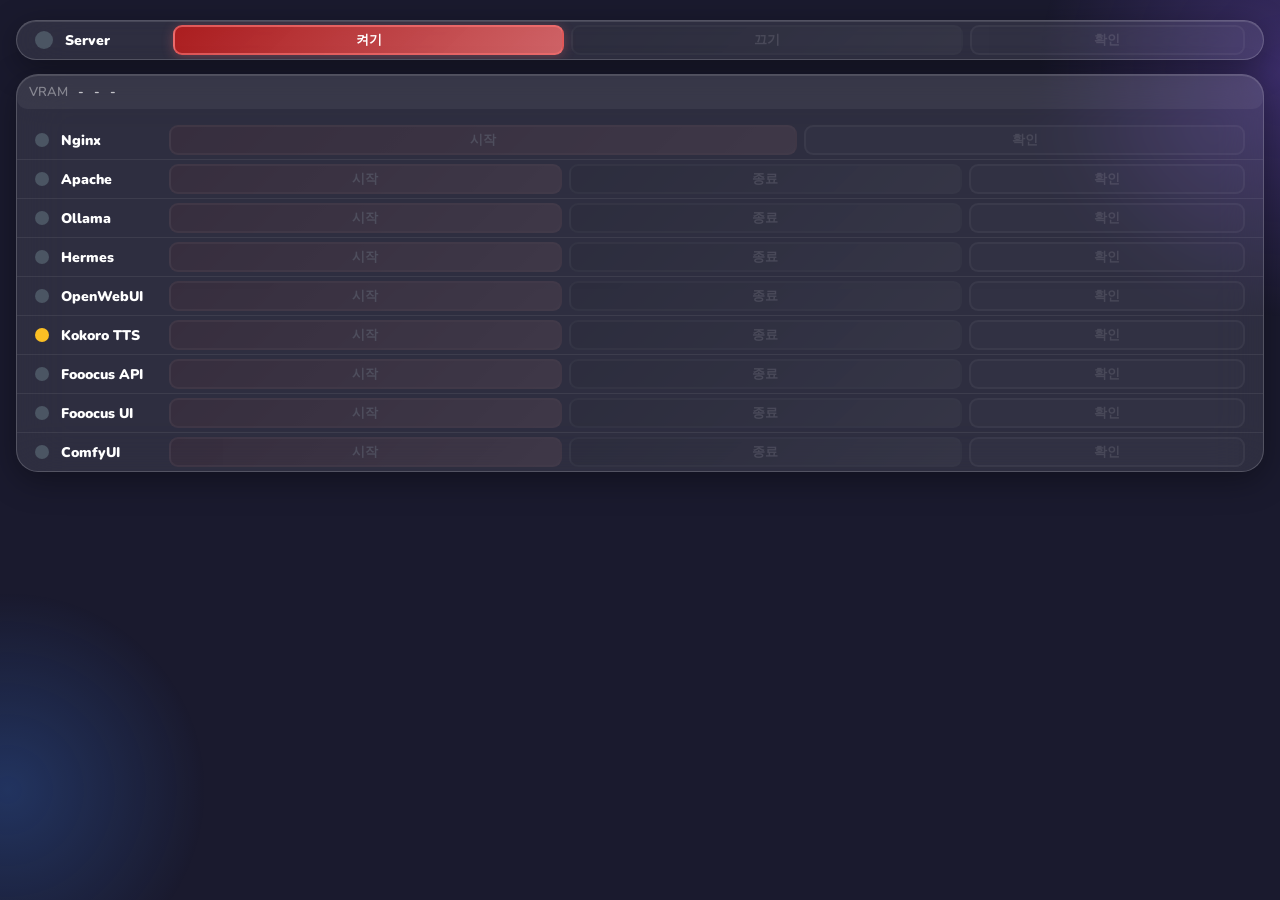
<file: index.html>
<!DOCTYPE html>
<html lang="ko">
<head>
  <meta charset="UTF-8">
  <meta name="viewport" content="width=device-width, initial-scale=1.0">
  <meta name="apple-mobile-web-app-capable" content="yes">
  <meta name="apple-mobile-web-app-status-bar-style" content="black-translucent">
  <meta name="apple-mobile-web-app-title" content="서버제어">
  <title>서버제어</title>
  <link rel="manifest" href="manifest.json">
  <link href="https://fonts.googleapis.com/css2?family=Nunito:wght@400;600;700;800;900&display=swap" rel="stylesheet">
  <link rel="stylesheet" href="style.css?v=17">
</head>
<body>
  <div class="overlay" id="overlay">
    <div class="spinner"></div>
    <div class="overlay-text" id="overlay-text">처리중...</div>
    <div class="overlay-sub" id="overlay-sub">잠시만 기다려주세요</div>
  </div>

  <div class="card">
    <div class="service-row">
      <div class="status-dot checking" id="server-dot"></div>
      <div class="svc-name">Server</div>
      <div id="server-status-text" style="display:none"></div>
      <div class="svc-btns">
        <button class="svc-btn svc-start" id="btn-server-on" onclick="powerOn()" disabled>켜기</button>
        <button class="svc-btn svc-stop" id="btn-server-off" onclick="powerOff()" disabled>끄기</button>
        <button class="svc-btn svc-chk" onclick="checkServerStatus()">확인</button>
      </div>
    </div>
  </div>

  <div class="card">
    
    <div class="vram-bar" id="vram-bar">
      <span>VRAM</span>
      <span id="vram-total">-</span>
      <span id="vram-used">-</span>
      <span id="vram-free">-</span>
    </div>
    <div class="service-row">
      <div class="svc-dot checking" id="nginx-dot"></div>
      <div class="svc-name">Nginx</div>
      <div class="svc-btns">
        <button class="svc-btn svc-start" id="nginx-start" onclick="serviceCtrl('nginx','start','Nginx 시작중...')" disabled>시작</button>
        <button class="svc-btn svc-chk" onclick="serviceCheck('nginx')">확인</button>
      </div>
    </div>
    <div class="service-row">
      <div class="svc-dot checking" id="apache-dot"></div>
      <div class="svc-name">Apache</div>
      <div class="svc-btns">
        <button class="svc-btn svc-start" id="apache-start" onclick="serviceCtrl('apache','start','Apache 시작중...')" disabled>시작</button>
        <button class="svc-btn svc-stop" id="apache-stop" onclick="serviceCtrl('apache','stop','Apache 종료중...')" disabled>종료</button>
        <button class="svc-btn svc-chk" onclick="serviceCheck('apache')">확인</button>
      </div>
    </div>
    <div class="service-row">
      <div class="svc-dot checking" id="ollama-dot"></div>
      <div class="svc-name">Ollama</div>
      <div class="svc-btns">
        <button class="svc-btn svc-start" id="ollama-start" onclick="serviceCtrl('ollama','start','Ollama 시작중...')" disabled>시작</button>
        <button class="svc-btn svc-stop" id="ollama-stop" onclick="ollamaStop()" disabled>종료</button>
        <button class="svc-btn svc-chk" onclick="serviceCheck('ollama')">확인</button>
      </div>
    </div>
    <div class="service-row">
      <div class="svc-dot checking" id="hermes-dot"></div>
      <div class="svc-name">Hermes</div>
      <div class="svc-btns">
        <button class="svc-btn svc-start" id="hermes-start"
            onclick="serviceCtrl('hermes','start','Hermes 시작중...')" disabled>시작</button>

        <button class="svc-btn svc-stop" id="hermes-stop"
            onclick="serviceCtrl('hermes','stop','Hermes 종료중...')" disabled>종료</button>

         <button class="svc-btn svc-chk"
            onclick="serviceCheck('hermes')">확인</button>
      </div>
    </div>
  <div class="service-row">
      <div class="svc-dot checking" id="openwebui-dot"></div>
      <div class="svc-name">OpenWebUI</div>
      <div class="svc-btns">
        <button class="svc-btn svc-start" id="openwebui-start" onclick="serviceCtrl('openwebui','start','OpenWebUI 시작중...')" disabled>시작</button>
        <button class="svc-btn svc-stop" id="openwebui-stop" onclick="serviceCtrl('openwebui','stop','OpenWebUI 종료중...')" disabled>종료</button>
        <button class="svc-btn svc-chk" onclick="serviceCheck('openwebui')">확인</button>
      </div>
    </div>
    <div class="service-row">
      <div class="svc-dot checking" id="kokoro-dot"></div>
      <div class="svc-name">Kokoro TTS</div>
      <div class="svc-btns">
        <button class="svc-btn svc-start" id="kokoro-start" onclick="serviceCtrl('kokoro','start','Kokoro 시작중...')" disabled>시작</button>
        <button class="svc-btn svc-stop" id="kokoro-stop" onclick="serviceCtrl('kokoro','stop','Kokoro 종료중...')" disabled>종료</button>
        <button class="svc-btn svc-chk" onclick="serviceCheck('kokoro')">확인</button>
      </div>
    </div>
    <div class="service-row">
      <div class="svc-dot checking" id="fooocus-dot"></div>
      <div class="svc-name">Fooocus API</div>
      <div class="svc-btns">
        <button class="svc-btn svc-start" id="fooocus-start" onclick="serviceCtrl('fooocus','start','Fooocus API 시작중...')" disabled>시작</button>
        <button class="svc-btn svc-stop" id="fooocus-stop" onclick="serviceCtrl('fooocus','stop','Fooocus API 종료중...')" disabled>종료</button>
        <button class="svc-btn svc-chk" onclick="serviceCheck('fooocus')">확인</button>
      </div>
    </div>
    <div class="service-row">
      <div class="svc-dot checking" id="fooocus_ui-dot"></div>
      <div class="svc-name">Fooocus UI</div>
      <div class="svc-btns">
        <button class="svc-btn svc-start" id="fooocus_ui-start" onclick="serviceCtrl('fooocus_ui','start','Fooocus UI 시작중...')" disabled>시작</button>
        <button class="svc-btn svc-stop" id="fooocus_ui-stop" onclick="serviceCtrl('fooocus_ui','stop','Fooocus UI 종료중...')" disabled>종료</button>
        <button class="svc-btn svc-chk" onclick="serviceCheck('fooocus_ui')">확인</button>
      </div>
    </div>
    <div class="service-row">
      <div class="svc-dot checking" id="comfyui-dot"></div>
      <div class="svc-name">ComfyUI</div>
      <div class="svc-btns">
        <button class="svc-btn svc-start" id="comfyui-start" onclick="serviceCtrl('comfyui','start','ComfyUI 시작중...')" disabled>시작</button>
        <button class="svc-btn svc-stop" id="comfyui-stop" onclick="serviceCtrl('comfyui','stop','ComfyUI 종료중...')" disabled>종료</button>
        <button class="svc-btn svc-chk" onclick="serviceCheck('comfyui')">확인</button>
      </div>
    </div>
  </div>

  
  </div>

  <script src="app.js?v=20"></script>
</body>
</html>
</file>
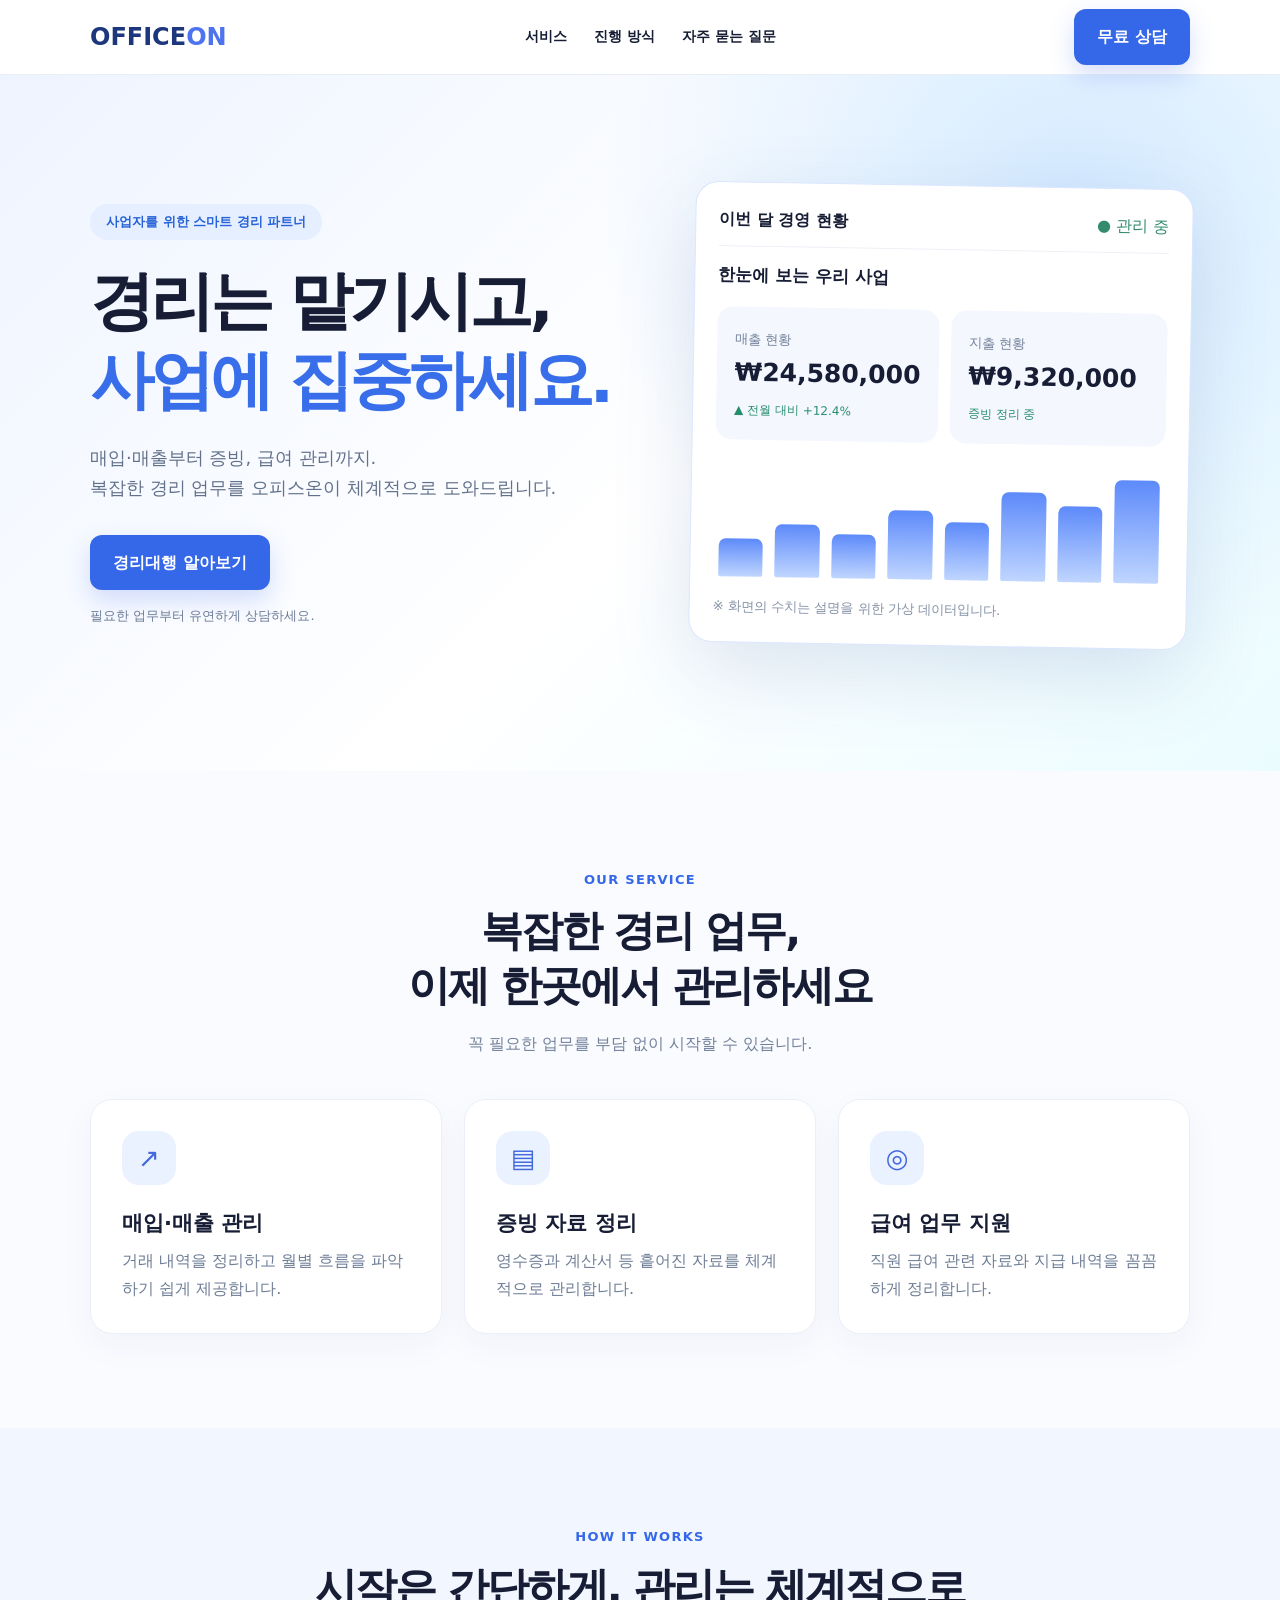
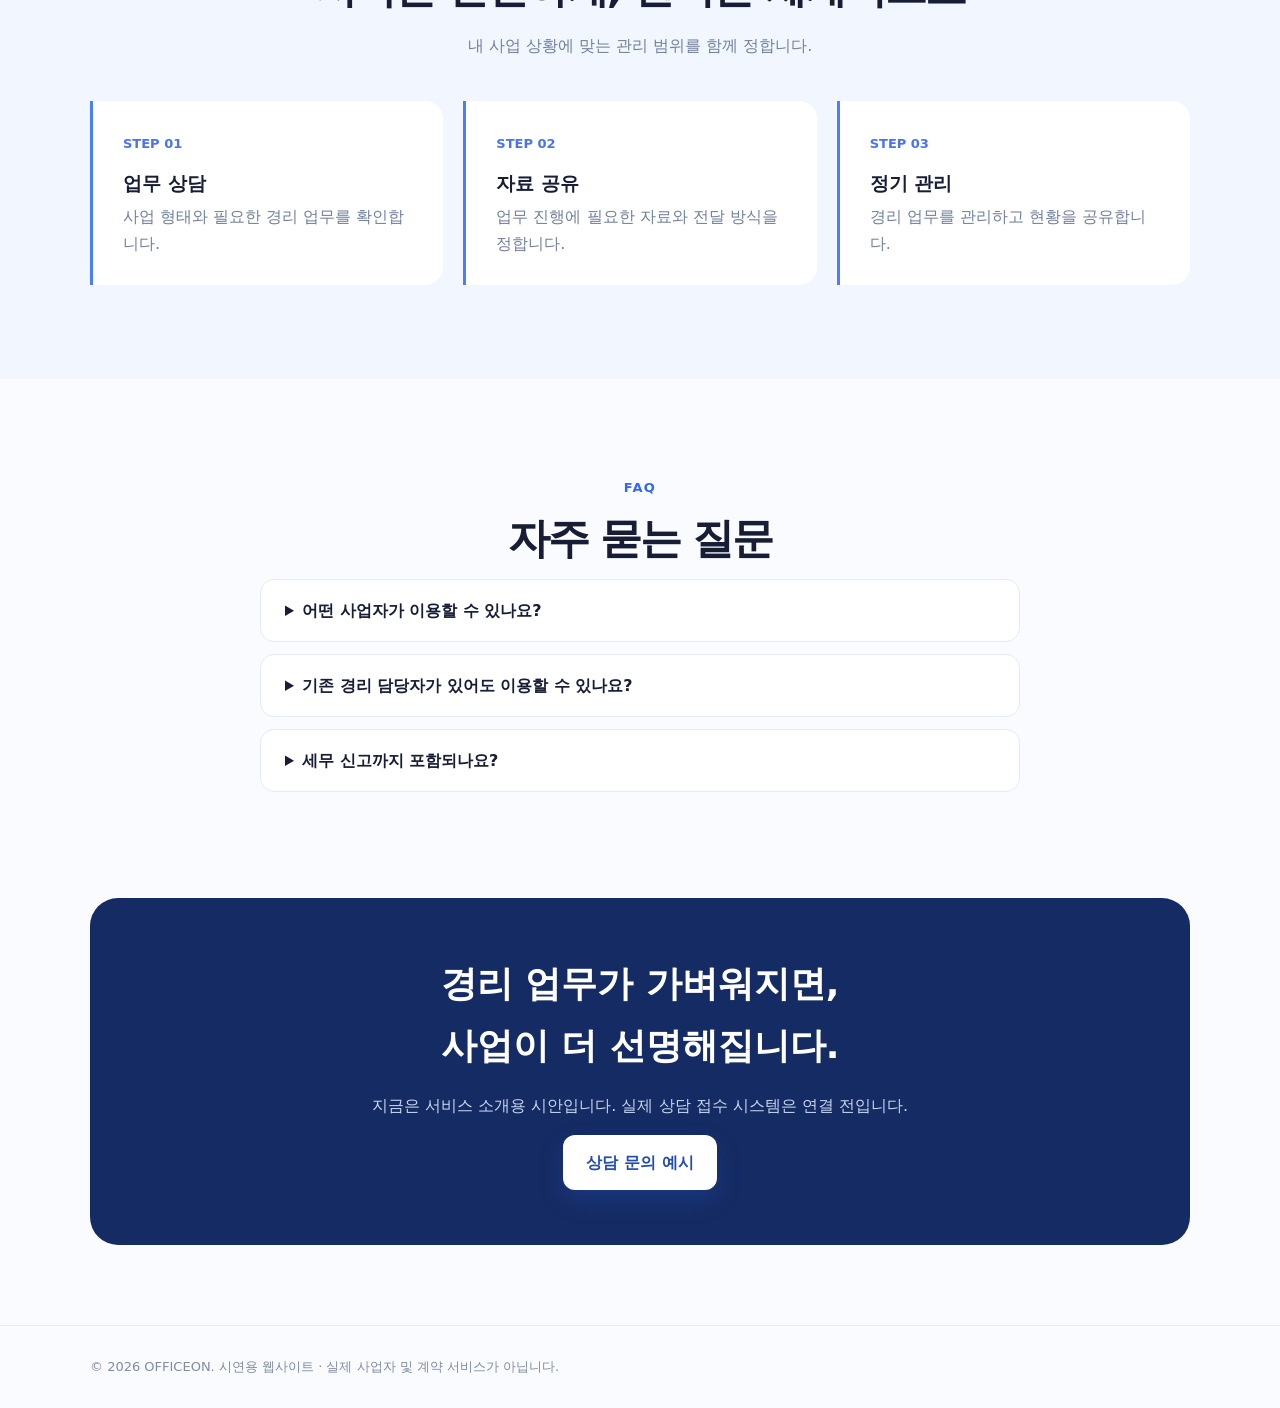
<file: sites/accounting-demo/index.html>
<!doctype html><html lang="ko"><head><meta charset="utf-8"><meta name="viewport" content="width=device-width, initial-scale=1"><meta name="description" content="오피스온: 사업자의 경리 업무를 가볍게 만드는 맞춤형 경리대행"><title>오피스온 | 대표님은 사업에 집중하세요</title><style>*{box-sizing:border-box}html{scroll-behavior:smooth}body{margin:0;background:#fafbff;color:#161d34;font-family:system-ui,-apple-system,'Noto Sans KR',sans-serif;line-height:1.7}a{text-decoration:none;color:inherit}.wrap{max-width:1150px;margin:auto;padding:0 25px}header{background:rgba(255,255,255,.92);position:sticky;top:0;z-index:5;border-bottom:1px solid #e9eef5;backdrop-filter:blur(15px)}header .wrap{display:flex;align-items:center;justify-content:space-between;height:74px}.brand{font-weight:900;font-size:24px;color:#1c377c}.brand b{color:#4d74ee}nav{display:flex;gap:27px;font-size:14px;font-weight:600}a.btn{background:#3567e9;color:#fff;border-radius:12px;padding:14px 23px;font-weight:800;display:inline-block;box-shadow:0 10px 25px #3464e535}.hero{background:radial-gradient(circle at 84% 20%,#d2e9ff 0,transparent 39%),linear-gradient(135deg,#eef4ff,#fff 55%,#ebfcff);padding:110px 0 125px;overflow:hidden}.hero-grid{display:grid;grid-template-columns:1.05fr .95fr;align-items:center;gap:52px}.pill{display:inline-block;background:#e5efff;color:#2762d7;padding:7px 16px;border-radius:50px;font-size:13px;font-weight:800}.hero h1{font-size:clamp(38px,5vw,65px);line-height:1.24;letter-spacing:-.06em;margin:22px 0}.hero h1 em{font-style:normal;color:#386ee9}.hero p{font-size:18px;color:#62718b;margin:0 0 31px}.sub{color:#6c7b95;font-size:13px;display:block;margin-top:15px}.mock{border:1px solid #dbe6ff;border-radius:23px;padding:23px;background:#fff;box-shadow:0 28px 80px #34579926;transform:rotate(1deg)}.mock-top{display:flex;justify-content:space-between;border-bottom:1px solid #edf0f6;padding-bottom:13px}.mock h3{font-size:17px;margin:14px 0}.stats{display:grid;grid-template-columns:1fr 1fr;gap:12px;margin:17px 0}.stat{border-radius:16px;background:#f4f7fe;padding:18px}.stat small{color:#74829a}.stat strong{display:block;font-size:25px}.stat i{font-style:normal;color:#268e6b;font-size:12px}.bars{display:flex;height:135px;align-items:end;gap:12px;padding:15px 5px}.bars span{background:linear-gradient(#5d8afa,#c0d6ff);width:12%;border-radius:7px 7px 2px 2px}.section{padding:94px 0}.center{text-align:center}.eyebrow{font-size:13px;color:#3567e9;font-weight:900;letter-spacing:.1em}.section h2{font-size:clamp(29px,4vw,42px);letter-spacing:-.05em;line-height:1.3;margin:12px 0}.lead{color:#72819a;margin-bottom:42px}.cards{display:grid;grid-template-columns:repeat(3,1fr);gap:22px}.card{background:#fff;border:1px solid #ebeff7;box-shadow:0 12px 35px #22335b0a;border-radius:22px;padding:31px}.ico{display:grid;place-items:center;width:54px;height:54px;background:#eaf1ff;color:#4168dd;border-radius:17px;font-size:26px}.card h3{font-size:21px;margin:21px 0 6px}.card p{color:#6e7d96;margin:0}.tint{background:#f1f6ff}.steps{display:grid;grid-template-columns:repeat(3,1fr);gap:20px}.step{padding:28px 30px;border-left:3px solid #4c7efa;background:#fff;border-radius:0 18px 18px 0}.step b{font-size:13px;color:#4a73ed}.step h3{margin:12px 0 3px}.step p{color:#71809b;margin:0}.faq{max-width:760px;margin:auto}details{background:white;border:1px solid #e5ebf3;border-radius:14px;margin:12px 0;padding:17px 24px}summary{cursor:pointer;font-weight:700}details p{color:#6b7a94}.cta{background:#152b63;color:#fff;border-radius:28px;padding:55px 40px;margin:0 0 80px;text-align:center}.cta h2{font-size:36px;margin:0 0 12px}.cta p{color:#c7d6f1}.cta a{background:#fff;color:#244caa}footer{border-top:1px solid #e5eafa;color:#7f8ca3;padding:30px 0;font-size:13px}@media(max-width:780px){nav{display:none}.hero{padding:70px 0}.hero-grid{grid-template-columns:1fr}.cards,.steps{grid-template-columns:1fr}.hero h1{font-size:42px}.section{padding:66px 0}.cta{margin-bottom:35px}.mock{transform:none}}</style></head><body><header><div class="wrap"><a class="brand" href="#">OFFICE<b>ON</b></a><nav><a href="#service">서비스</a><a href="#process">진행 방식</a><a href="#faq">자주 묻는 질문</a></nav><a class="btn" href="#contact">무료 상담</a></div></header><main><section class="hero"><div class="wrap hero-grid"><div><span class="pill">사업자를 위한 스마트 경리 파트너</span><h1>경리는 맡기시고,<br><em>사업에 집중하세요.</em></h1><p>매입·매출부터 증빙, 급여 관리까지.<br>복잡한 경리 업무를 오피스온이 체계적으로 도와드립니다.</p><a class="btn" href="#contact">경리대행 알아보기</a><span class="sub">필요한 업무부터 유연하게 상담하세요.</span></div><div class="mock"><div class="mock-top"><b>이번 달 경영 현황</b><span style="color:#328b6b">● 관리 중</span></div><h3>한눈에 보는 우리 사업</h3><div class="stats"><div class="stat"><small>매출 현황</small><strong>₩24,580,000</strong><i>▲ 전월 대비 +12.4%</i></div><div class="stat"><small>지출 현황</small><strong>₩9,320,000</strong><i>증빙 정리 중</i></div></div><div class="bars"><span style="height:36%"></span><span style="height:50%"></span><span style="height:42%"></span><span style="height:66%"></span><span style="height:55%"></span><span style="height:85%"></span><span style="height:72%"></span><span style="height:98%"></span></div><small style="color:#8592a7">※ 화면의 수치는 설명을 위한 가상 데이터입니다.</small></div></div></section><section class="section" id="service"><div class="wrap"><div class="center"><span class="eyebrow">OUR SERVICE</span><h2>복잡한 경리 업무,<br>이제 한곳에서 관리하세요</h2><p class="lead">꼭 필요한 업무를 부담 없이 시작할 수 있습니다.</p></div><div class="cards"><article class="card"><div class="ico">↗</div><h3>매입·매출 관리</h3><p>거래 내역을 정리하고 월별 흐름을 파악하기 쉽게 제공합니다.</p></article><article class="card"><div class="ico">▤</div><h3>증빙 자료 정리</h3><p>영수증과 계산서 등 흩어진 자료를 체계적으로 관리합니다.</p></article><article class="card"><div class="ico">◎</div><h3>급여 업무 지원</h3><p>직원 급여 관련 자료와 지급 내역을 꼼꼼하게 정리합니다.</p></article></div></div></section><section class="section tint" id="process"><div class="wrap"><div class="center"><span class="eyebrow">HOW IT WORKS</span><h2>시작은 간단하게, 관리는 체계적으로</h2><p class="lead">내 사업 상황에 맞는 관리 범위를 함께 정합니다.</p></div><div class="steps"><div class="step"><b>STEP 01</b><h3>업무 상담</h3><p>사업 형태와 필요한 경리 업무를 확인합니다.</p></div><div class="step"><b>STEP 02</b><h3>자료 공유</h3><p>업무 진행에 필요한 자료와 전달 방식을 정합니다.</p></div><div class="step"><b>STEP 03</b><h3>정기 관리</h3><p>경리 업무를 관리하고 현황을 공유합니다.</p></div></div></div></section><section class="section" id="faq"><div class="wrap"><div class="center"><span class="eyebrow">FAQ</span><h2>자주 묻는 질문</h2></div><div class="faq"><details><summary>어떤 사업자가 이용할 수 있나요?</summary><p>소규모 사업자부터 관리 업무가 필요한 법인까지 업무 범위를 상담할 수 있습니다.</p></details><details><summary>기존 경리 담당자가 있어도 이용할 수 있나요?</summary><p>네. 담당자의 업무를 보완하는 방식의 경리 지원도 검토할 수 있습니다.</p></details><details><summary>세무 신고까지 포함되나요?</summary><p>세무 신고 등 전문 자격이 필요한 업무는 별도 세무 전문가와의 협업 범위 확인이 필요합니다.</p></details></div></div></section><div class="wrap"><section class="cta" id="contact"><h2>경리 업무가 가벼워지면,<br>사업이 더 선명해집니다.</h2><p>지금은 서비스 소개용 시안입니다. 실제 상담 접수 시스템은 연결 전입니다.</p><a class="btn" href="mailto:contact@example.com?subject=%EC%98%A4%ED%94%BC%EC%8A%A4%EC%98%A8%20%EC%83%81%EB%8B%B4%20%EB%AC%B8%EC%9D%98">상담 문의 예시</a></section></div></main><footer><div class="wrap">© 2026 OFFICEON. 시연용 웹사이트 · 실제 사업자 및 계약 서비스가 아닙니다.</div></footer></body></html>
</file>
<file: style.css>
* { margin: 0; padding: 0; box-sizing: border-box; }
body {
  min-height: 100vh;
  background: #1a1a2e;
  font-family: 'Nunito', sans-serif;
  padding: 20px 16px 50px;
  position: relative;
  overflow-x: hidden;
}
body::before {
  content: '';
  position: fixed; top: -20%; right: -20%;
  width: 500px; height: 500px;
  background: radial-gradient(circle, rgba(139,92,246,0.3) 0%, transparent 70%);
  pointer-events: none;
}
body::after {
  content: '';
  position: fixed; bottom: -10%; left: -15%;
  width: 400px; height: 400px;
  background: radial-gradient(circle, rgba(59,130,246,0.25) 0%, transparent 70%);
  pointer-events: none;
}
.overlay {
  display: none; position: fixed;
  top: 0; left: 0; width: 100%; height: 100%;
  background: rgba(5,2,15,0.92);
  backdrop-filter: blur(16px);
  z-index: 999;
  justify-content: center; align-items: center;
  flex-direction: column; gap: 22px;
}
.overlay.show { display: flex; }
.spinner {
  width: 52px; height: 52px;
  border: 4px solid rgba(167,139,250,0.15);
  border-top-color: #a78bfa;
  border-radius: 50%;
  animation: spin 0.85s linear infinite;
}
@keyframes spin { to { transform: rotate(360deg); } }
.overlay-text { color: #fff; font-size: 18px; font-weight: 800; }
.overlay-sub { color: rgba(255,255,255,0.35); font-size: 13px; font-weight: 600; }
.card {
  background: rgba(255,255,255,0.09);
  backdrop-filter: blur(24px);
  border: 1px solid rgba(255,255,255,0.18);
  border-radius: 22px;
  margin-bottom: 14px;
  overflow: hidden;
  box-shadow: 0 8px 32px rgba(0,0,0,0.35), inset 0 1px 0 rgba(255,255,255,0.12);
}
.card-title {
  font-size: 10px; font-weight: 900; letter-spacing: 3px;
  text-transform: uppercase; color: rgba(196,181,253,0.85);
  padding: 13px 18px 10px;
  border-bottom: 1px solid rgba(255,255,255,0.08);
}
.power-inner { padding: 4px 18px; }
.power-status-row { display: flex; align-items: center; gap: 10px; margin-bottom: 8px; }
.status-dot {
  width: 18px; height: 18px; border-radius: 50%;
  background: #4b5563; transition: all 0.4s; flex-shrink: 0;
}
.status-dot.online { background: #f87171; box-shadow: 0 0 14px #f87171, 0 0 28px rgba(248,113,113,0.6); }
.status-dot.offline { background: #4b5563; box-shadow: none; }
.status-dot.checking { background: #fbbf24; animation: blink 0.9s ease-in-out infinite; }
@keyframes blink { 0%,100%{opacity:1} 50%{opacity:0.25} }
.status-text { font-size: 14px; font-weight: 700; color: rgba(255,255,255,0.8); }
.power-btns { display: grid; grid-template-columns: 1fr auto 1fr; gap: 10px; }
button:disabled {
  opacity: 0.15 !important;
  cursor: not-allowed !important;
  box-shadow: none !important;
  filter: grayscale(60%);
}
.btn-on {
  background: linear-gradient(135deg, #7f1d1d, #dc2626, #f87171);
  color: #fff;
  border: 2px solid rgba(248,113,113,0.8);
  border-radius: 14px; padding: 15px 10px;
  font-size: 14px; font-weight: 900; font-family: 'Nunito', sans-serif;
  cursor: pointer;
  box-shadow: 0 4px 20px rgba(248,113,113,0.4);
  transition: all 0.2s;
}
.btn-on:not(:disabled):active { transform: scale(0.95); }
.btn-off {
  background: linear-gradient(135deg, #1f2937, #374151, #6b7280);
  color: #fff;
  border: 2px solid rgba(107,114,128,0.8);
  border-radius: 14px; padding: 15px 10px;
  font-size: 14px; font-weight: 900; font-family: 'Nunito', sans-serif;
  cursor: pointer;
  box-shadow: 0 4px 20px rgba(107,114,128,0.3);
  transition: all 0.2s;
}
.btn-off:not(:disabled):active { transform: scale(0.95); }
.btn-check-power {
  background: rgba(255,255,255,0.12); color: rgba(255,255,255,0.9);
  border: 2px solid rgba(255,255,255,0.35);
  border-radius: 14px; padding: 15px 14px;
  font-size: 13px; font-weight: 800; font-family: 'Nunito', sans-serif;
  cursor: pointer; transition: all 0.2s; white-space: nowrap;
}
.btn-check-power:active { background: rgba(255,255,255,0.2); }
.service-row {
  display: flex; align-items: center;
  padding: 4px 18px;
  border-bottom: 1px solid rgba(255,255,255,0.07);
  gap: 12px;
}
.service-row:last-child { border-bottom: none; }
.svc-dot {
  width: 14px; height: 14px; border-radius: 50%;
  background: #4b5563; flex-shrink: 0; transition: all 0.4s;
}
.svc-dot.online { background: #f87171; box-shadow: 0 0 10px rgba(248,113,113,0.8); }
.svc-dot.offline { background: #4b5563; box-shadow: none; }
.svc-dot.checking { background: #fbbf24; animation: blink 0.9s ease-in-out infinite; }
.svc-name { font-size: 14px; font-weight: 900; color: #fff; width: 96px; flex-shrink: 0; }
.svc-btns { display: flex; gap: 7px; flex: 1; }
.svc-btn {
  flex: 1; padding: 4px 0; border-radius: 9px;
  font-size: 13px; font-weight: 800; font-family: 'Nunito', sans-serif;
  cursor: pointer; transition: all 0.15s;
}
.svc-btn:not(:disabled):active { transform: scale(0.94); }
.svc-start {
  background: linear-gradient(135deg, rgba(185,28,28,0.9), rgba(248,113,113,0.8));
  color: #fff;
  border: 2px solid rgba(248,113,113,0.7);
  box-shadow: 0 2px 12px rgba(248,113,113,0.3);
}
.svc-stop {
  background: linear-gradient(135deg, rgba(31,41,55,0.9), rgba(107,114,128,0.7));
  color: rgba(255,255,255,0.85);
  border: 2px solid rgba(107,114,128,0.6);
}
.svc-chk {
  flex: 0.7;
  background: rgba(255,255,255,0.1);
  color: rgba(255,255,255,0.8);
  border: 2px solid rgba(255,255,255,0.3);
}
.proj-inner { padding: 15px 18px; }
.proj-row { display: flex; gap: 8px; }
.proj-input {
  flex: 1; padding: 14px 15px; border-radius: 13px;
  border: 2px solid rgba(167,139,250,0.5);
  background: rgba(167,139,250,0.1); color: #fff;
  font-size: 14px; font-family: 'Nunito', sans-serif; font-weight: 700; outline: none;
  transition: all 0.2s;
}
.proj-input:focus { border-color: rgba(167,139,250,0.9); background: rgba(167,139,250,0.15); }
.proj-input::placeholder { color: rgba(255,255,255,0.4); font-weight: 600; }
.proj-input:disabled { opacity: 0.15; cursor: not-allowed; }
.btn-create {
  padding: 14px 18px; border-radius: 13px;
  border: 2px solid rgba(167,139,250,0.8);
  background: linear-gradient(135deg, #6d28d9, #7c3aed, #a78bfa); color: #fff;
  font-size: 13px; font-weight: 900; font-family: 'Nunito', sans-serif;
  cursor: pointer;
  box-shadow: 0 4px 15px rgba(124,58,237,0.5);
  transition: all 0.2s;
}
.btn-create:not(:disabled):active { transform: scale(0.95); }
.btn-del {
  padding: 14px 18px; border-radius: 13px;
  border: 2px solid rgba(248,113,113,0.7);
  background: rgba(220,38,38,0.25); color: #fca5a5;
  font-size: 13px; font-weight: 900; font-family: 'Nunito', sans-serif;
  cursor: pointer; transition: all 0.2s;
  box-shadow: 0 2px 12px rgba(220,38,38,0.25);
}
.btn-del:not(:disabled):active { transform: scale(0.95); }
.links { display: flex; flex-direction: column; gap: 10px; margin-top: 4px; }
.link-btn {
  display: block;
  background: rgba(255,255,255,0.07);
  backdrop-filter: blur(10px);
  border: 2px solid rgba(255,255,255,0.25);
  border-radius: 16px; padding: 16px 20px; text-align: center;
  color: rgba(255,255,255,0.85); font-size: 14px; font-weight: 800;
  font-family: 'Nunito', sans-serif; text-decoration: none; transition: all 0.2s;
  box-shadow: 0 4px 12px rgba(0,0,0,0.2);
}
.link-btn:active { background: rgba(167,139,250,0.18); color: #fff; border-color: rgba(167,139,250,0.6); }

.vram-bar {
  display: flex;
  gap: 10px;
  align-items: center;
  padding: 8px 12px;
  background: rgba(255,255,255,0.05);
  border-radius: 10px;
  margin-bottom: 12px;
  font-size: 13px;
  color: rgba(255,255,255,0.7);
  font-weight: 700;
}
.vram-bar span:first-child {
  color: rgba(255,255,255,0.4);
  font-weight: 600;
}
</file>
